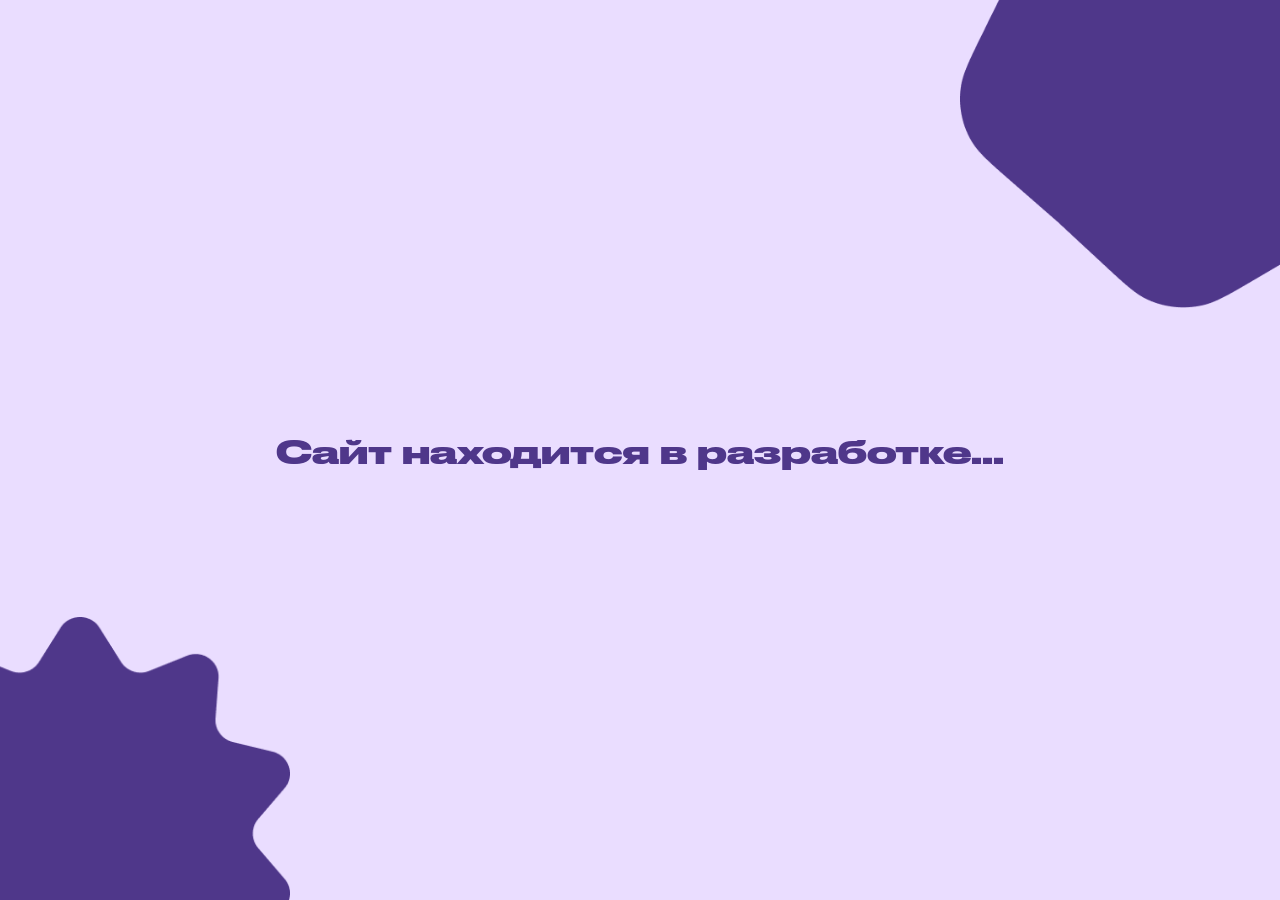
<file: index.html>
<!DOCTYPE html>
<html lang="ru">
<head>
    <meta charset="UTF-8">
    <meta name="viewport" content="width=device-width, initial-scale=1.0">
    <title>Крюков Кирилл П-28</title>
    <link rel="stylesheet" href="styles/style.css">
    <link type="image/x-icon" href="/favicon.svg" rel="shortcut icon">
</head>
<body>
    <div class="main_container">
        <div class="content">
            <div class="text">
                <h1 class="zalupa">
                    <span class="word" style="--i: 0;">Сайт</span>
                    <span class="word" style="--i: 1;">находится</span>
                    <span class="word" style="--i: 2;">в</span>
                    <span class="word" style="--i: 3;">разработке...</span>
                </h1>
            </div>
        </div>
        <div class="md3__deco">
            <img src="Shape5.png" alt="" class="sh5">
            <img src="Shape12.png" alt="" class="sh12">
        </div>
    </div>
</body>
</html>
</file>
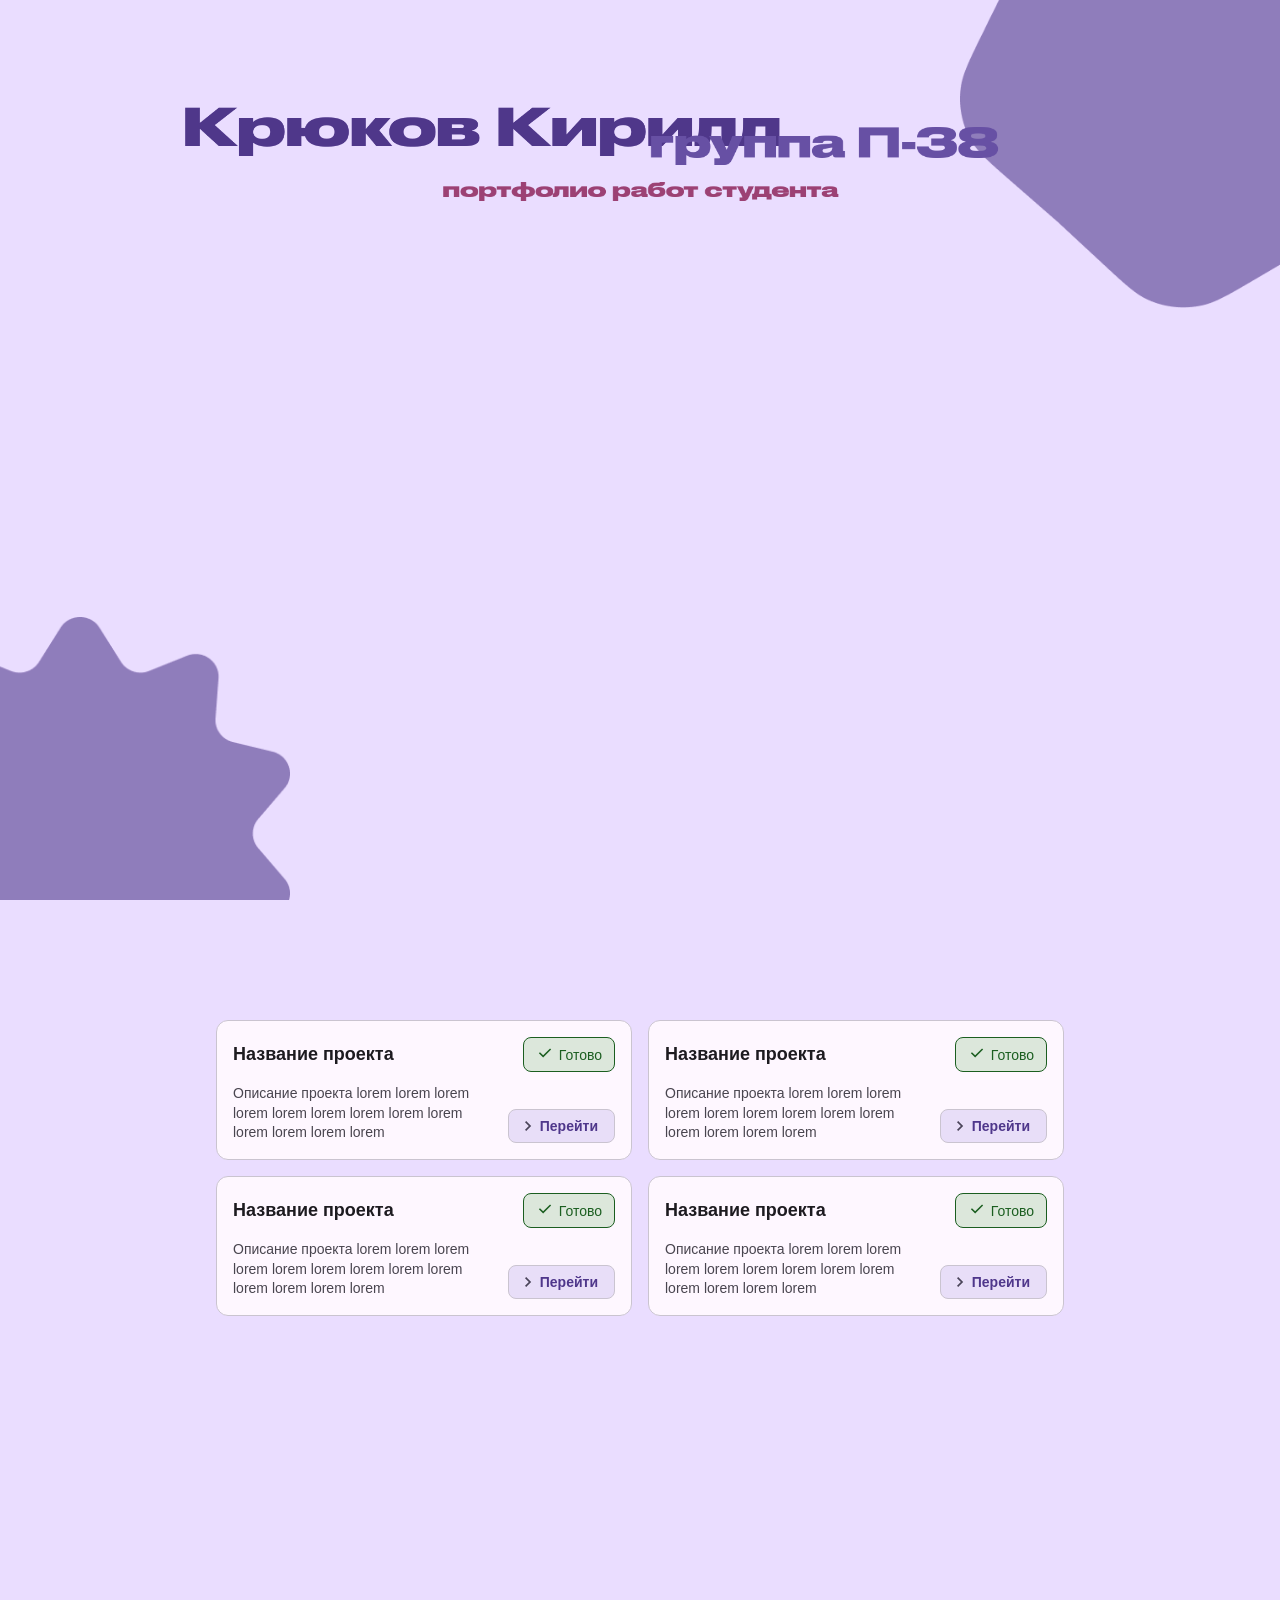
<file: developing.html>
<!DOCTYPE html>
<html lang="ru">
<head>
    <meta charset="UTF-8">
    <meta name="viewport" content="width=device-width, initial-scale=1.0">
    <title>Крюков Кирилл П-38</title>
    <link rel="stylesheet" href="styles/style.css">
</head>
<body>
    <div class="main_container">
        
        <div class="md3__deco">
            <img src="Shape5.png" alt="" class="sh5">
            <img src="Shape12.png" alt="" class="sh12">
        </div>

        <div class="maintext">
            <div class="centered_y">
                <p class="primary_text">Крюков Кирилл</p>
                <p class="secondary_text">группа П-38</p>
                <p class="tretiary_text">портфолио работ студента</p>
            </div>
        </div>

        <div class="bottom_elements">
            <img src="upicon.svg" alt="v" class="bottom_icon">
            <p>листайте вниз чтобы перейти к работам</p>
        </div>
    </div>
    <div class="portfolio-works">
        <div class="cards">
            <div class="card">
                <div class="name">
                    Название проекта
                </div>
                <div class="status ready">
                    <div class="icon">
                        <img src="readyicon.svg" alt="Готово!">
                    </div>
                    <div class="text">
                        Готово
                    </div>
                </div>
                <div class="desc">
                    Описание проекта lorem lorem lorem lorem lorem lorem lorem lorem lorem lorem lorem lorem lorem
                </div>
                <div class="gobutton">
                    <button><img src="goicon.svg" alt="">Перейти</button>
                </div>
            </div>
            <div class="card">
                <div class="name">
                    Название проекта
                </div>
                <div class="status ready">
                    <div class="icon">
                        <img src="readyicon.svg" alt="Готово!">
                    </div>
                    <div class="text">
                        Готово
                    </div>
                </div>
                <div class="desc">
                    Описание проекта lorem lorem lorem lorem lorem lorem lorem lorem lorem lorem lorem lorem lorem
                </div>
                <div class="gobutton">
                    <button><img src="goicon.svg" alt="">Перейти</button>
                </div>
            </div>
            <div class="card">
                <div class="name">
                    Название проекта
                </div>
                <div class="status ready">
                    <div class="icon">
                        <img src="readyicon.svg" alt="Готово!">
                    </div>
                    <div class="text">
                        Готово
                    </div>
                </div>
                <div class="desc">
                    Описание проекта lorem lorem lorem lorem lorem lorem lorem lorem lorem lorem lorem lorem lorem
                </div>
                <div class="gobutton">
                    <button><img src="goicon.svg" alt="">Перейти</button>
                </div>
            </div>
            <div class="card">
                <div class="name">
                    Название проекта
                </div>
                <div class="status ready">
                    <div class="icon">
                        <img src="readyicon.svg" alt="Готово!">
                    </div>
                    <div class="text">
                        Готово
                    </div>
                </div>
                <div class="desc">
                    Описание проекта lorem lorem lorem lorem lorem lorem lorem lorem lorem lorem lorem lorem lorem
                </div>
                <div class="gobutton">
                    <button><img src="goicon.svg" alt="">Перейти</button>
                </div>
            </div>
        </div>
    </div>

    <script src="scroll.js"></script>
</body>
</html>
</file>
<file: styles/style.css>
@font-face {
  font-family: 'DrukWideCur';
  src: url('../drukwidecyr-bold.woff2') format('woff2'),
       url('drukwidecyr-bold.woff2') format('woff2');
  font-weight: 600;
  font-style: normal;
  font-display: swap;
}

*, *::before, *::after {
  box-sizing: border-box;
  margin: 0;
  padding: 0;
}

html, body {
  width: 100%;
  background-color: #EADDFF;
  -webkit-font-smoothing: antialiased;
  -moz-osx-font-smoothing: grayscale;
}

.zalupa {
  font-family: 'DrukWideCur', 'Arial Black', sans-serif;
  color: #4F378A;
}

.main_container {
  position: fixed;
  top: 0;
  left: 0;
  width: 100%;
  height: 100vh;
  display: flex;
  align-items: center;
  justify-content: center;
  z-index: 1;
}

.maintext {
  text-align: center;
  z-index: 10;
}

.centered_y p {
  transform-origin: center center;
  will-change: transform;
}

.primary_text {
  color: #4F378A;
  font-size: 96px;
  font-family: 'DrukWideCur', 'Arial Black', sans-serif;
  margin: 0;
  line-height: 1;
}

.secondary_text {
  color: #6750A4;
  font-size: 64px;
  font-family: 'DrukWideCur', 'Arial Black', sans-serif;
  margin: 0;
}

.tretiary_text {
  color: #9C4174;
  font-size: 32px;
  font-family: 'DrukWideCur', 'Arial Black', sans-serif;
  margin-top: 18px;
}

.md3__deco {
  position: absolute;
  inset: 0;
  pointer-events: none;
  z-index: -1;
  overflow: hidden;
  will-change: opacity;
}

.sh5 {
  position: absolute;
  top: -160px; right: -160px;
  width: 480px; height: auto;
  animation: spin 12s linear infinite;
}

.sh12 {
  position: absolute;
  bottom: -150px; left: -130px;
  width: 420px; height: auto;
  animation: spin 15s linear infinite;
}

.bottom_elements {
  font-family: 'DrukWideCur', 'Arial Black', sans-serif;
  color: #6750A4;
  position: absolute;
  bottom: 30px;
  left: 50%;
  transform: translateX(-50%);
  text-align: center;
  display: flex;
  flex-direction: column;
  align-items: center;
  font-size: 14px;
  z-index: 5;
  will-change: opacity;
}

.bottom_icon {
  animation: bottomDeco_levitation 5s linear infinite;
}

.portfolio-works {
  position: relative;
  margin-top: 100vh;
  min-height: 150vh;
  padding: 120px 50px 50px 50px;
}

/* === ОБЩАЯ СЕТКА КАРТОЧЕК === */
.cards {
  display: grid;
  grid-template-columns: repeat(2, 416px);
  justify-content: center;
  gap: 16px;
  max-width: 950px;
  margin: 0 auto;
  align-items: start; /* Не тянет соседние карточки по высоте */
}

/* === ВНУТРЕННЯЯ РАЗМЕТКА КАРТОЧКИ === */
.card {
  background-color: #FEF7FF;
  border: 1px solid #CAC4D0;
  border-radius: 12px;
  padding: 16px;
  width: 416px;
  height: fit-content; /* Высота строго по контенту */
  display: grid;
  grid-template-columns: 1fr auto;
  grid-template-rows: auto 1fr;
  row-gap: 12px;
  column-gap: 16px;
  align-items: start;
}

.name {
  grid-column: 1 / 2;
  grid-row: 1 / 2;
  font-family: 'Roboto', sans-serif;
  font-weight: 600;
  font-size: 18px;
  color: #1D1B20;
  align-self: center;
}

.status {
  grid-column: 2 / 3;
  grid-row: 1 / 2;
  justify-self: end;
  display: flex;
  align-items: center;
  border-radius: 8px;
  font-family: 'Roboto', Tahoma, Geneva, Verdana, sans-serif;
  font-size: 14px;
}

.status img {
  padding-right: 5px;
}

.status.ready {
  border: 1px solid #1B5E20;
  background-color: #DCE7DB;
  color: #1B5E20;
  padding: 6px 12px;
}

.desc {
  grid-column: 1 / 2;
  grid-row: 2 / 3;
  max-width: 240px;
  font-family: 'Roboto', sans-serif;
  font-size: 14px;
  line-height: 1.4;
  color: #49454F;
}

.gobutton {
  grid-column: 2 / 3;
  grid-row: 2 / 3;
  justify-self: end;
  align-self: end;
}

.card button {
  border: 1px solid #CAC4D0;
  background-color: #E8DEF8;
  color: #4F378B;
  padding: 8px 16px;
  border-radius: 8px;
  cursor: pointer;
  display: flex;
  align-items: center;
  font-family: 'Roboto', Tahoma, Geneva, Verdana, sans-serif;
  font-weight: 600;
  font-size: 14px;
  transition: background-color 0.2s ease;
}

.card button:hover {
  background-color: #D0BCFF;
}

.card button img {
  padding-right: 8px;
}

/* === АНИМАЦИИ === */
@keyframes spin {
  from { transform: rotate(0deg); }
  to { transform: rotate(360deg); }
}

@keyframes bottomDeco_levitation {
  0% { transform: translateY(0px); }
  50% { transform: translateY(-5px); }
  100% { transform: translateY(0px); }
}

/* === АДАПТИВНОСТЬ === */
@media (max-width: 1200px) {
  .primary_text { font-size: 72px; }
  .secondary_text { font-size: 48px; }
  .tretiary_text { font-size: 24px; }
}

@media (max-width: 992px) {
  .primary_text { font-size: 56px; }
  .secondary_text { font-size: 36px; }
  .tretiary_text { font-size: 20px; }
  
  .cards {
    grid-template-columns: 416px; /* В 1 столбец */
  }
}
</file>
